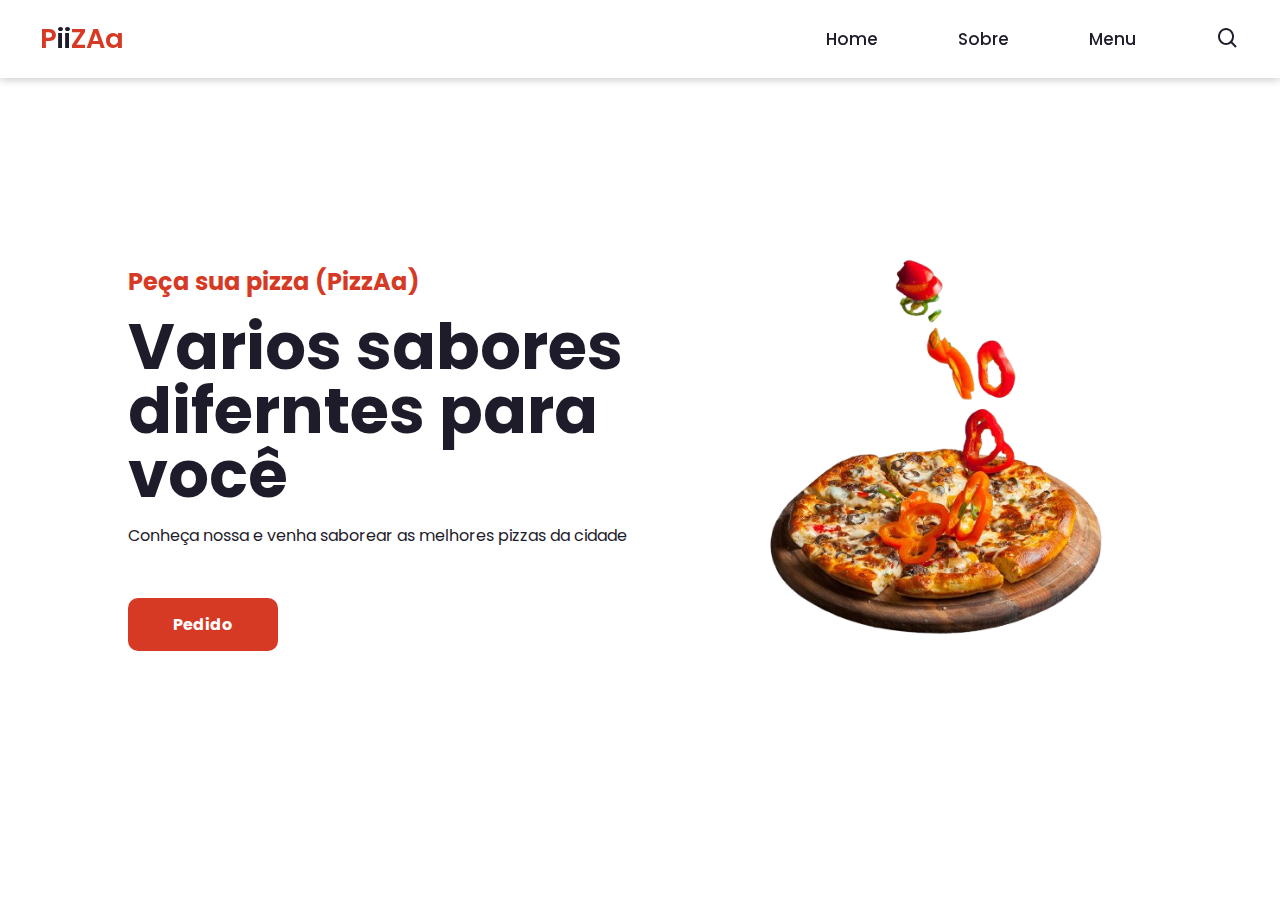
<file: Site/index.html>
<!DOCTYPE html>
<html lang="Pt-br">
<head>
    <meta charset="UTF-8">
    <meta http-equiv="X-UA-Compatible" content="IE=edge">
    <meta name="viewport" content="width=device-width, initial-scale=1.0">
    <link href='https://unpkg.com/boxicons@2.1.2/css/boxicons.min.css' rel='stylesheet'>
    <link rel="stylesheet" href="style.css">
<link rel="manifest" href="manifest.json" />    <title>webSite</title>
</head>
<body>
    <header>
        <nav class="navigation">
            <a href="#" class="logo">P<span>ii</span>ZAa <span></span></a>
            <ul class="nav-menu">
                <li class="nav-item"><a href="index.html">Home</a></li>
                <li class="nav-item"><a href="sobre.html">Sobre</a></li>
                <li class="nav-item"><a href="menu.html">Menu</a></li>
                <i class='bx bx-search'></i>
            </ul>
            <div class="menu">
                <span class="bar"></span>
                <span class="bar"></span>
                <span class="bar"></span>
            </div>
        </nav>
    </header>
    <main>
        <section class="home">
            <div class="home-text">
                <h4 class="text-h4">Peça sua pizza (PizzAa)</h4>
                <h1 class="text-h1">Varios sabores diferntes para você</h1>
                <p>Conheça nossa e venha saborear as melhores pizzas da cidade  </p>
                <a href="#" class="home-btn">Pedido</a>
            </div>
            <div class="home-img">
                <img src="Pizza.png" alt="hamburguer">
            </div>
        </section>
    </main>
    <script src="script.js"></script>
</body>
</html>
</file>
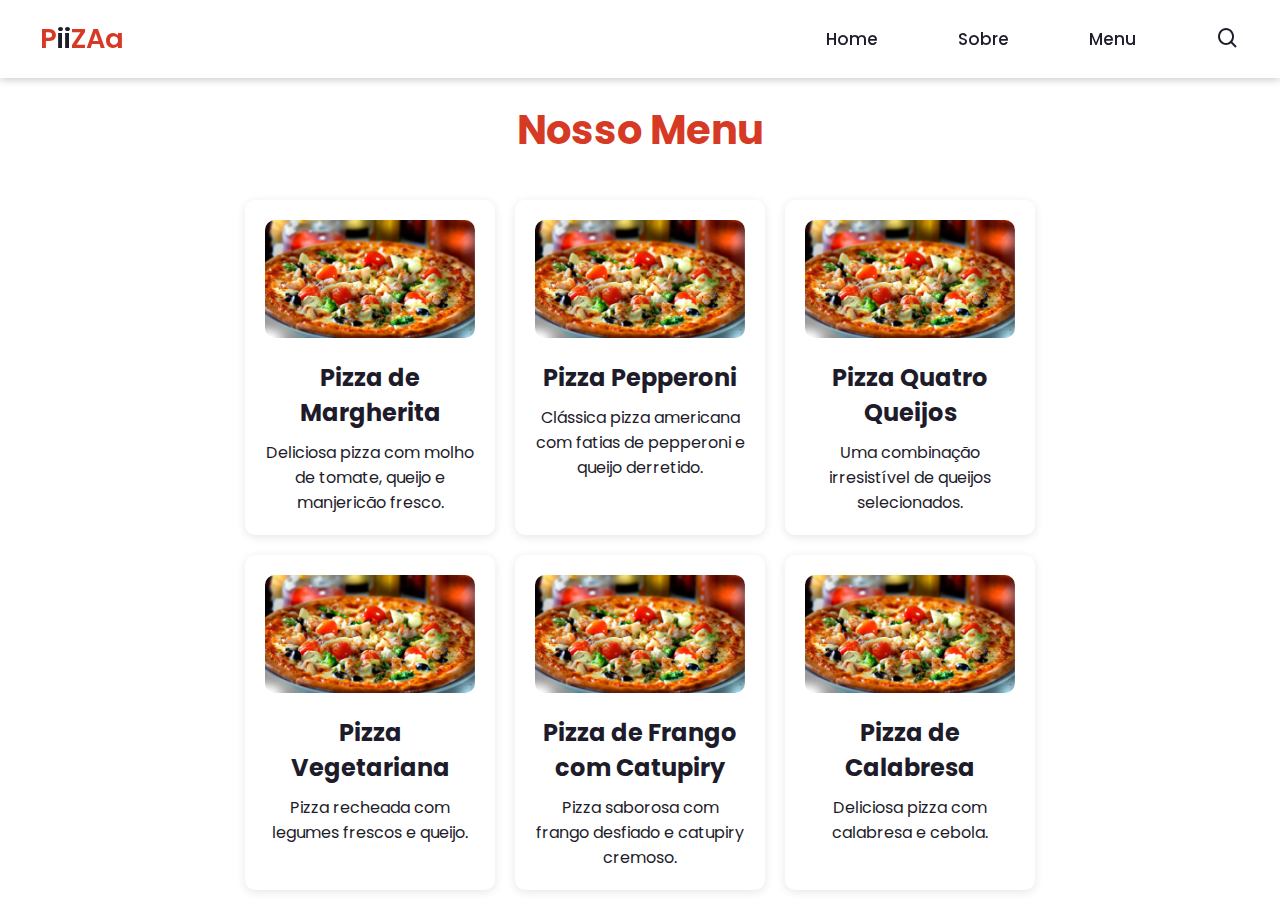
<file: Site/menu.html>
<!DOCTYPE html>
<html lang="pt-br">
<head>
    <meta charset="UTF-8">
    <meta http-equiv="X-UA-Compatible" content="IE=edge">
    <meta name="viewport" content="width=device-width, initial-scale=1.0">
    <link href='https://unpkg.com/boxicons@2.1.2/css/boxicons.min.css' rel='stylesheet'>
    <link rel="stylesheet" href="style.css">
    <title>Menu - Pizzeria</title>
</head>
<body>
    <header>
        <nav class="navigation">
            <a href="#" class="logo">P<span>ii</span>ZAa <span></span></a>
            <ul class="nav-menu">
                <li class="nav-item"><a href="index.html">Home</a></li>
                <li class="nav-item"><a href="sobre.html">Sobre</a></li>
                <li class="nav-item"><a href="menu.html">Menu</a></li>
                <i class='bx bx-search'></i>
            </ul>
            <div class="menu">
                <span class="bar"></span>
                <span class="bar"></span>
                <span class="bar"></span>
            </div>
        </nav>
    </header>
    <main>
        <section class="menu-page">
            <h1>Nosso Menu</h1>
            <div class="menu-items">
                <div class="menu-item">
                    <img src="pizza1.jpeg" alt="Pizza de Margherita">
                    <h2>Pizza de Margherita</h2>
                    <p>Deliciosa pizza com molho de tomate, queijo e manjericão fresco.</p>
                </div>
                <div class="menu-item">
                    <img src="pizza2.jpeg" alt="Pizza Pepperoni">
                    <h2>Pizza Pepperoni</h2>
                    <p>Clássica pizza americana com fatias de pepperoni e queijo derretido.</p>
                </div>
                <div class="menu-item">
                    <img src="pizza3.jpeg" alt="Pizza Quatro Queijos">
                    <h2>Pizza Quatro Queijos</h2>
                    <p>Uma combinação irresistível de queijos selecionados.</p>
                </div>
                <div class="menu-item">
                    <img src="pizza4.jpeg" alt="Pizza Vegetariana">
                    <h2>Pizza Vegetariana</h2>
                    <p>Pizza recheada com legumes frescos e queijo.</p>
                </div>
                <div class="menu-item">
                    <img src="pizza5.jpeg" alt="Pizza de Frango com Catupiry">
                    <h2>Pizza de Frango com Catupiry</h2>
                    <p>Pizza saborosa com frango desfiado e catupiry cremoso.</p>
                </div>
                <div class="menu-item">
                    <img src="pizza6.jpeg" alt="Pizza de Calabresa">
                    <h2>Pizza de Calabresa</h2>
                    <p>Deliciosa pizza com calabresa e cebola.</p>
                </div>
                <!-- Adicione mais itens do menu conforme necessário -->
            </div>
        </section>
    </main>
    <script src="script.js"></script>
</body>
</html>
</file>
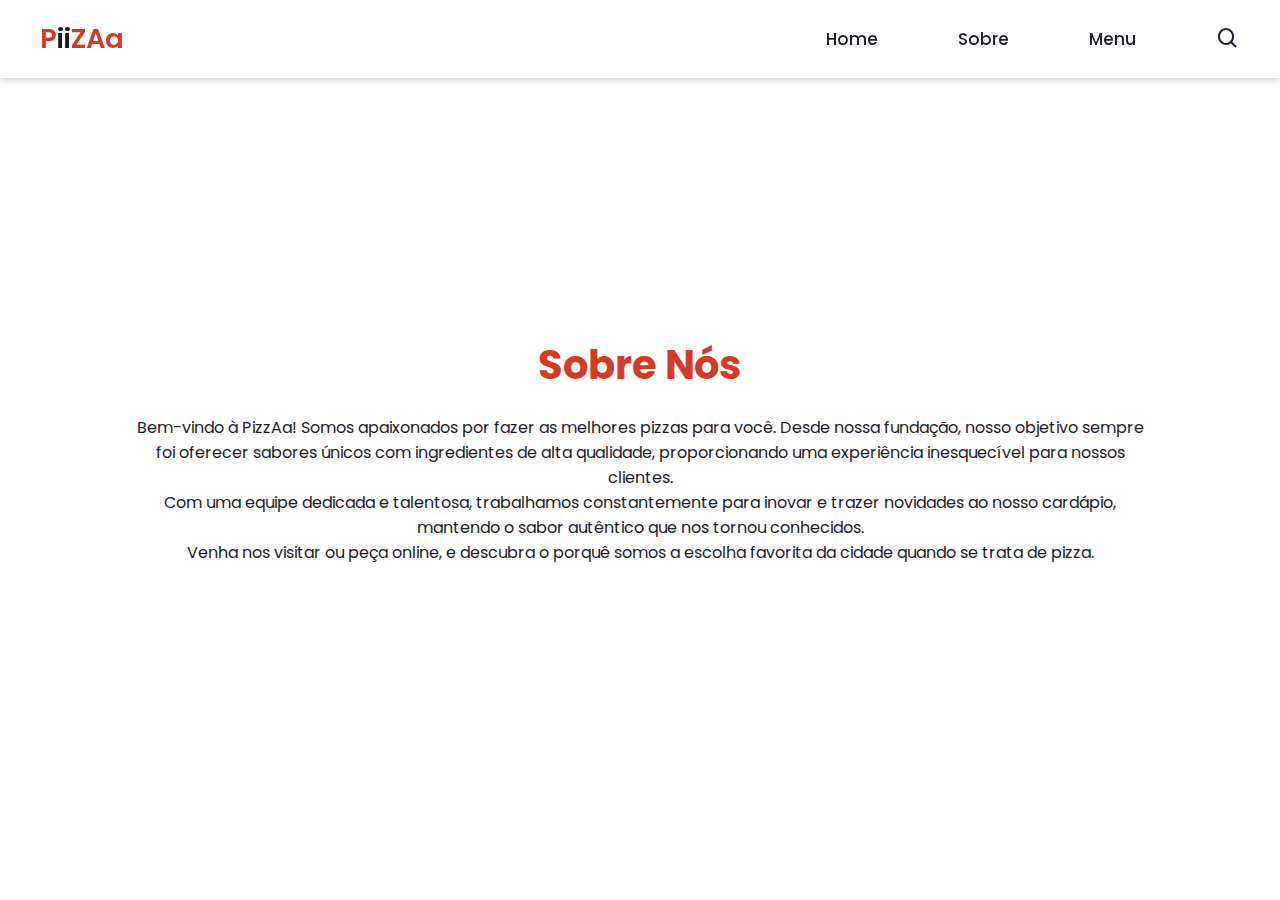
<file: Site/sobre.html>
<!DOCTYPE html>
<html lang="pt-br">
<head>
    <meta charset="UTF-8">
    <meta http-equiv="X-UA-Compatible" content="IE=edge">
    <meta name="viewport" content="width=device-width, initial-scale=1.0">
    <link href='https://unpkg.com/boxicons@2.1.2/css/boxicons.min.css' rel='stylesheet'>
    <link rel="stylesheet" href="style.css">
    <title>Sobre Nós - PizzAa</title>
</head>
<body>
    <header>
        <nav class="navigation">
            <a href="index.html" class="logo">P<span>ii</span>ZAa</a>
            <ul class="nav-menu">
                <li class="nav-item"><a href="index.html">Home</a></li>
                <li class="nav-item"><a href="sobre.html">Sobre</a></li>
                <li class="nav-item"><a href="menu.html">Menu</a></li>
                <i class='bx bx-search'></i>
            </ul>
            <div class="menu">
                <span class="bar"></span>
                <span class="bar"></span>
                <span class="bar"></span>
            </div>
        </nav>
    </header>
    <main>
        <section class="sobre">
            <h1>Sobre Nós</h1>
            <p>Bem-vindo à PizzAa! Somos apaixonados por fazer as melhores pizzas para você. 
               Desde nossa fundação, nosso objetivo sempre foi oferecer sabores únicos com ingredientes 
               de alta qualidade, proporcionando uma experiência inesquecível para nossos clientes.</p>
            <p>Com uma equipe dedicada e talentosa, trabalhamos constantemente para inovar e trazer 
               novidades ao nosso cardápio, mantendo o sabor autêntico que nos tornou conhecidos.</p>
            <p>Venha nos visitar ou peça online, e descubra o porquê somos a escolha favorita da cidade 
               quando se trata de pizza.</p>
        </section>
    </main>
    <script src="script.js"></script>
</body>
</html>
</file>
<file: Site/style.css>
@import url('https://fonts.googleapis.com/css2?family=Poppins:wght@300;400;500;600;700&display=swap');

*{
    margin: 0;
    padding: 0;
    box-sizing: border-box;
    font-family: 'Poppins', sans-serif;
    list-style: none;
    text-decoration: none;
}
:root{
    --red:#d63a25;
    --white:#fff;
    --dark:#1e1c2a;
}
body{
    color: var(--dark);
    background: var(--white);
}
.navigation{
    display: flex;
    align-items: center;
    justify-content: space-between;
    padding: 18px 40px;
    box-shadow: 0 0.1rem 0.5rem #ccc;
    width: 100%;
    background: var(--white);
    transition: all 0.5s;
    position: fixed;
}
.navigation .logo{
    color: var(--red);
    font-size: 1.7rem;
    font-weight: 600;
}
.logo span{
    color: var(--dark);
}
.navigation ul{
    display: flex;
    align-items: center;
    gap: 5rem;
}
.navigation ul li a{
    color: var(--dark);
    font-size: 17px;
    font-weight: 500;
    transition: all 0.5s;
}
.navigation ul li a:hover{
    color: var(--red);
}
.navigation i{
    cursor: pointer;
    font-size: 1.5rem;
}
.menu{
    cursor: pointer;
    display: none;
}
.menu .bar{
    display: block;
    width: 28px;
    height: 3px;
    border-radius: 3px;
    background: var(--dark);
    margin: 5px auto;
    transition: all 0.3s;
}
.menu .bar:nth-child(1),
.menu .bar:nth-child(3){
    background: var(--red);
}
.home{
    width: 100%;
    height: 100vh;
    display: flex;
    align-items: center;
    justify-content: space-between;
    padding: 0px 10%;
}
.home-text{
    max-width: 37rem;
}
.home-text .text-h4{
    font-size: 1.5rem;
    color: var(--red);
    margin-bottom: 1rem;
}
.home-text .text-h1{
    font-size: 4rem;
    margin-bottom: 1rem;
    line-height: 4rem;
}
.home-text p{
    margin-bottom: 4rem;
}
.home-btn{
    padding: 15px 45px;
    background: var(--red);
    color: var(--white);
    border-radius: 10px;
    font-weight: 700;
    transition: all 0.5s;
}
.home-btn:hover{
    background: #fc4c35;
}
.home-img img{
    width: 100%;
}
@media (max-width:785px) {
    .sobre h1 {
        font-size: 2rem; /* Tamanho reduzido para telas menores */
    }

    .sobre p {
        font-size: 1rem; /* Tamanho reduzido para telas menores */
        padding: 0 20px; /* Adiciona um pouco de padding nas laterais */
    }
    .navigation{
        padding: 18px 20px;
    }
    .menu{
        display: block;
    }
    .menu.ativo .bar:nth-child(1){
        transform:  translateY(8px) rotate(45deg);
    }
    .menu.ativo .bar:nth-child(2) {
        opacity: 0;
    }
    .menu.ativo .bar:nth-child(3){
        transform: translateY(-8px) rotate(-45deg);
    }
    .nav-menu{
        position: fixed;
        right: -100%;
        top: 70px;
        width: 100%;
        height: 100%;
        flex-direction: column;
        background: var(--white);
        gap: -10px;
        transition: 0.3s;
    }
    .nav-menu.ativo{
        right: 0;
    }
    .nav-item{
        margin: 16px 0;
    }
    
    /*main*/
    .home{
        padding: 100px 2%;
        flex-direction: column;
        text-align: center;
        overflow: hidden;
        gap: 5rem;
    }
    .home .text-h4{
        font-size: 15px;
    }
    .home .text-h1{
        font-size: 2.5rem;
        line-height: 3rem;
    }
    .home p{
        font-size: 15px;
    }
    .home-img{
        width: 50%;
    }   
}
@media (max-width: 480px) {
    .sobre h1 {
        font-size: 1.5rem; /* Tamanho ainda menor para dispositivos pequenos */
    }

    .sobre p {
        font-size: 0.9rem; /* Tamanho ainda menor para dispositivos pequenos */
    }
    .navigation{
        padding: 18px 20px;
    }
    .menu{
        display: block;
    }
    .menu.ativo .bar:nth-child(1){
        transform:  translateY(8px) rotate(45deg);
    }
    .menu.ativo .bar:nth-child(2) {
        opacity: 0;
    }
    .menu.ativo .bar:nth-child(3){
        transform: translateY(-8px) rotate(-45deg);
    }
    .nav-menu{
        position: fixed;
        right: -100%;
        top: 70px;
        width: 100%;
        height: 100%;
        flex-direction: column;
        background: var(--white);
        gap: -10px;
        transition: 0.3s;
    }
    .nav-menu.ativo{
        right: 0;
    }
    .nav-item{
        margin: 16px 0;
    }
    
    /*main*/
    .home{
        padding: 100px 2%;
        flex-direction: column;
        text-align: center;
        overflow: hidden;
        gap: 5rem;
    }
    .home .text-h4{
        font-size: 15px;
    }
    .home .text-h1{
        font-size: 2.5rem;
        line-height: 3rem;
    }
    .home p{
        font-size: 15px;
    }
    .home-img{
        width: 50%;
    }
}

.sobre {
    display: flex;
    flex-direction: column;
    align-items: center;
    justify-content: center;
    height: 100vh; /* Ocupa toda a altura da tela */
    padding: 0 10%;
    text-align: center;
}

.sobre h1 {
    font-size: 2.5rem;
    color: var(--red);
    margin-bottom: 20px;
}

/**/

.menu-page {
    display: flex;
    flex-direction: column;
    align-items: center;
    height: auto; /* Permite que a altura se ajuste ao conteúdo */
    padding: 100px 10% 30px; /* Adiciona padding nas laterais e em cima */
    text-align: center; /* Centraliza o texto */
}

.menu-page h1 {
    font-size: 2.5rem;
    color: var(--red);
    margin-bottom: 40px;
}

.menu-items {
    display: flex;
    flex-wrap: wrap; /* Permite que os itens quebrem para a próxima linha */
    justify-content: center; /* Centraliza os itens horizontalmente */
    gap: 20px; /* Espaçamento entre os cartões */
    width: 100%; /* Garante que a grade ocupe a largura total */
}

.menu-item {
    background: var(--white);
    border-radius: 10px;
    padding: 20px;
    box-shadow: 0 2px 10px rgba(0, 0, 0, 0.1);
    transition: transform 0.3s;
    width: 250px; /* Largura fixa dos cartões */
}

.menu-item:hover {
    transform: translateY(-5px);
}

.menu-item img {
    width: 100%;
    border-radius: 10px;
    margin-bottom: 15px;
}

.menu-item h2 {
    font-size: 1.5rem;
    margin-bottom: 10px;
}

.menu-item p {
    font-size: 1rem;
}
</file>
